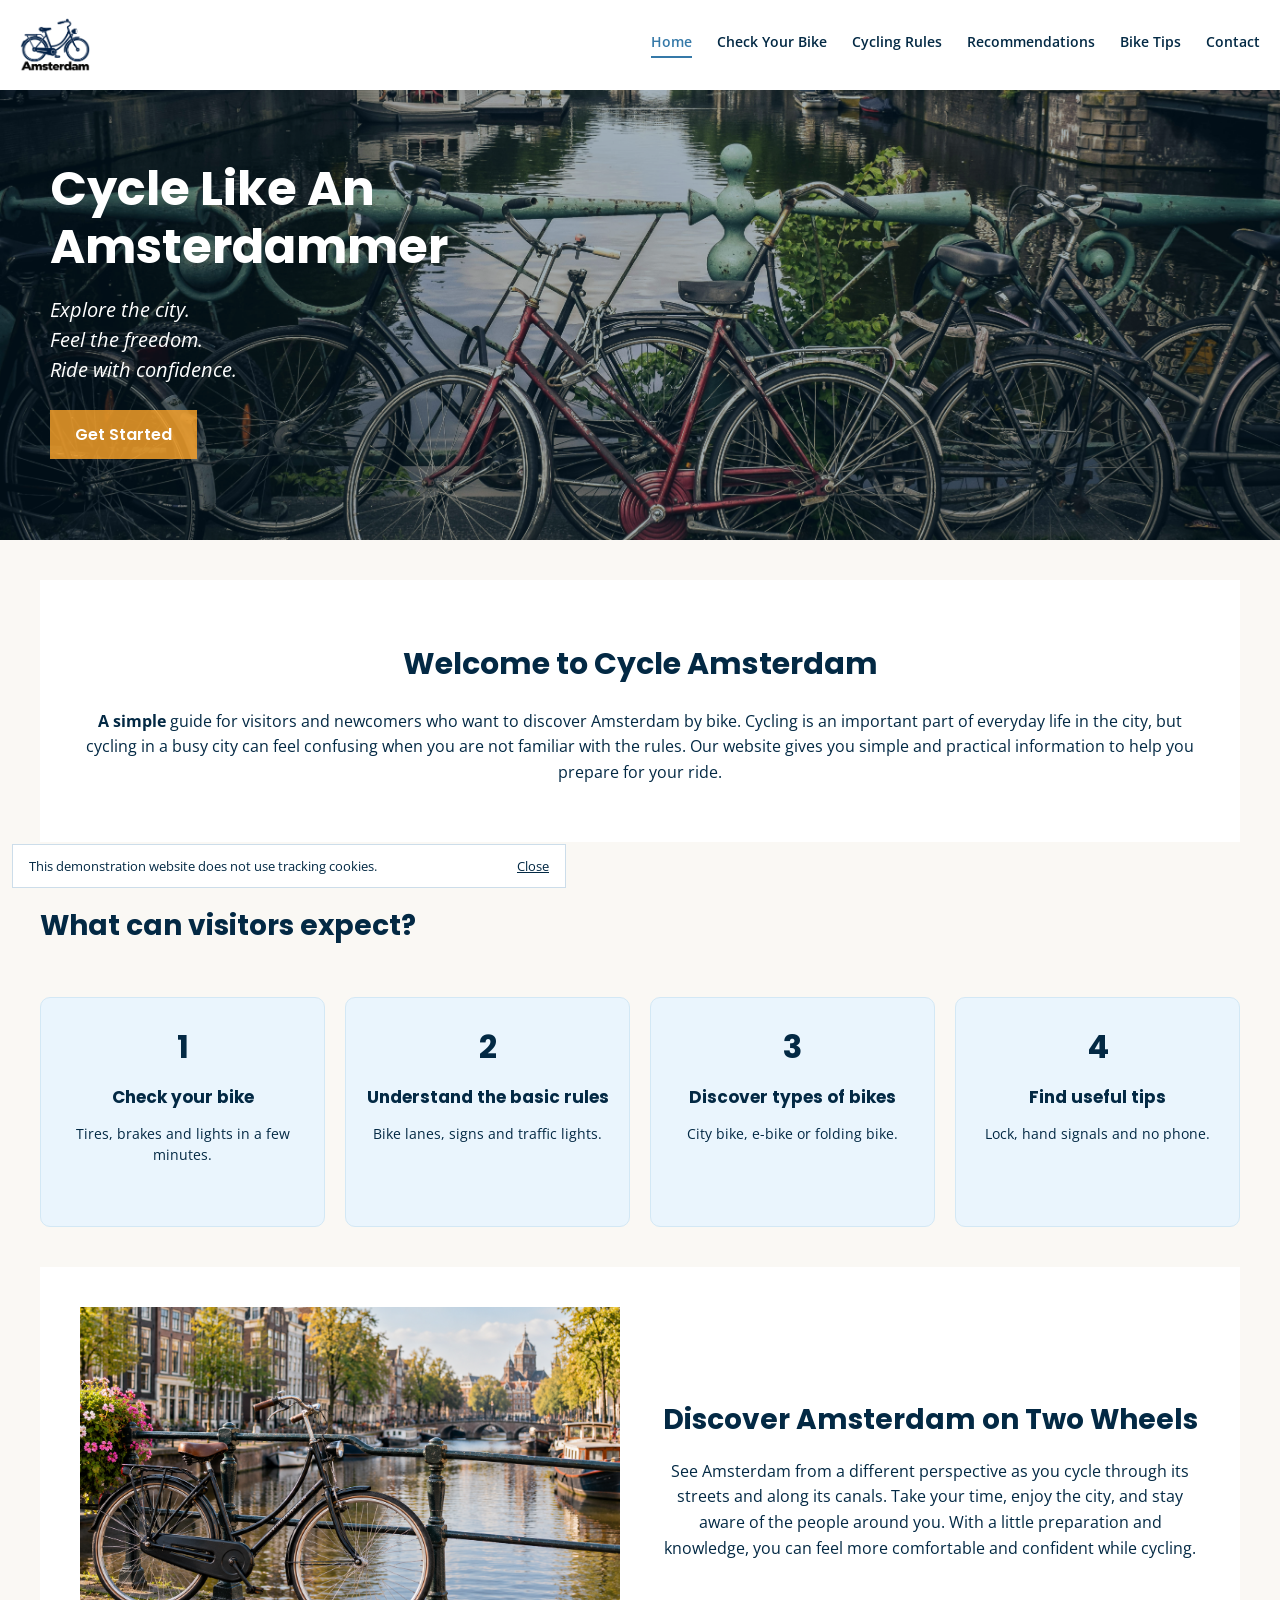
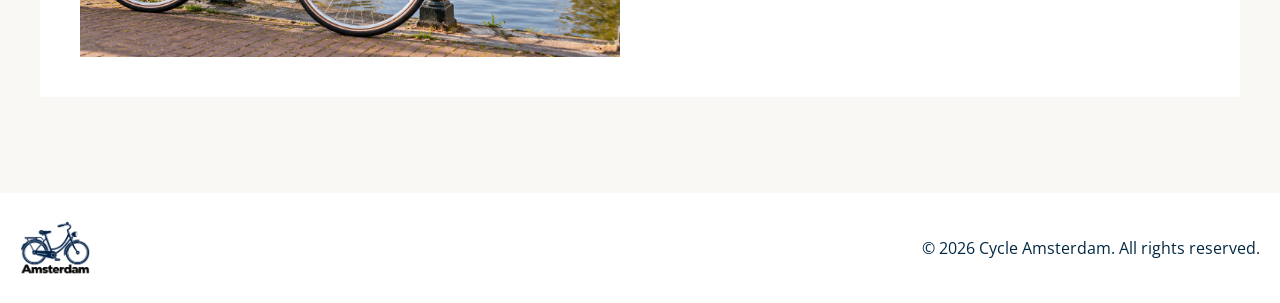
<file: index.html>
<!DOCTYPE html>
<html lang="en">

<head>
	<meta charset="UTF-8">
	<meta name="viewport" content="width=device-width, initial-scale=1.0">

	<title>Home | Cycle Amsterdam</title>

	<meta name="description"
		content="Explore Amsterdam by bicycle with practical tips, safety rules, bike checks and recommendations for visitors and newcomers.">
	<meta name="keywords" content="Amsterdam, cycling, bicycles, safety, travel">
	<meta name="author" content="Marwan Alhatrashi">

	<link rel="icon" type="image/png" href="img/Logo.png">
	<link rel="stylesheet" type="text/css" href="css/style.css">

	<link rel="stylesheet" type="text/css"
		href="https://fonts.googleapis.com/css2?family=Poppins:wght@400;500;600;700&amp;display=swap">

	<link rel="stylesheet" type="text/css"
		href="https://fonts.googleapis.com/css2?family=Open+Sans:wght@400;500;600;700&amp;display=swap">
</head>

<body>

	<header>

		<a id="logo" href="index.html">
			<img src="img/Logo.png" alt="Bicycle logo" title="Cycle Amsterdam">
		</a>

		<nav>
			<a href="index.html" class="active">Home</a>
			<a href="check-your-bike.html">Check Your Bike</a>
			<a href="cycling-rules.html">Cycling Rules</a>
			<a href="recommendations.html">Recommendations</a>
			<a href="bike-tips.html">Bike Tips</a>
			<a href="contact.html">Contact</a>
		</nav>

		<details id="mobile-menu">

			<summary>&#9776;</summary>

			<nav id="mobile-links">
				<a href="index.html" class="active">Home</a>
				<a href="check-your-bike.html">Check Your Bike</a>
				<a href="cycling-rules.html">Cycling Rules</a>
				<a href="recommendations.html">Recommendations</a>
				<a href="bike-tips.html">Bike Tips</a>
				<a href="contact.html">Contact</a>
			</nav>

		</details>

	</header>


	<main>

		<section id="hero">

			<img src="img/home-banner.jpg" alt="Bikes parked along an Amsterdam canal" title="Cycling in Amsterdam">

			<h1>Cycle Like An Amsterdammer</h1>

			<p><em>Explore the city.</em></p>
			<p><em>Feel the freedom.</em></p>
			<p><em>Ride with confidence.</em></p>

			<a href="check-your-bike.html" class="button">
				Get Started
			</a>

		</section>


		<section id="welcome">

			<h2>Welcome to Cycle Amsterdam</h2>

			<p>
				<strong>A simple</strong> guide for visitors and newcomers who want to discover
				Amsterdam by bike. Cycling is an important part of everyday life
				in the city, but cycling in a busy city can feel confusing when
				you are not familiar with the rules. Our website gives you
				simple and practical information to help you prepare
				for your ride.
			</p>

		</section>


		<section id="info">

			<h2>What can visitors expect?</h2>

			<article id="box1">

				<p class="num">1</p>

				<h3>Check your bike</h3>

				<p class="description">
					Tires, brakes and lights in a few minutes.
				</p>

			</article>


			<article id="box2">

				<p class="num">2</p>

				<h3>Understand the basic rules</h3>

				<p class="description">
					Bike lanes, signs and traffic lights.
				</p>

			</article>


			<article id="box3">

				<p class="num">3</p>

				<h3>Discover types of bikes</h3>

				<p class="description">
					City bike, e-bike or folding bike.
				</p>

			</article>


			<article id="box4">

				<p class="num">4</p>

				<h3>Find useful tips</h3>

				<p class="description">
					Lock, hand signals and no phone.
				</p>

			</article>

		</section>


		<figure id="discover">

			<img src="img/home2.png" alt="A bicycle parked near an Amsterdam canal"
				title="Discover Amsterdam on Two Wheels">

			<figcaption>

				<h2>Discover Amsterdam on Two Wheels</h2>

				<p>
					See Amsterdam from a different perspective as you
					cycle through its streets and along its canals.
					Take your time, enjoy the city, and stay aware of
					the people around you. With a little preparation
					and knowledge, you can feel more comfortable and
					confident while cycling.
				</p>

			</figcaption>

		</figure>

	</main>


	<aside id="cookie-message">

		<a href="#cookie-message">Close</a>

		<p>
			This demonstration website does not use tracking cookies.
		</p>

	</aside>


	<footer>

		<img src="img/Logo.png" alt="Cycle Amsterdam logo" title="Cycle Amsterdam">

		<p>
			&copy; 2026 Cycle Amsterdam. All rights reserved.
		</p>

	</footer>

</body>

</html>
</file>
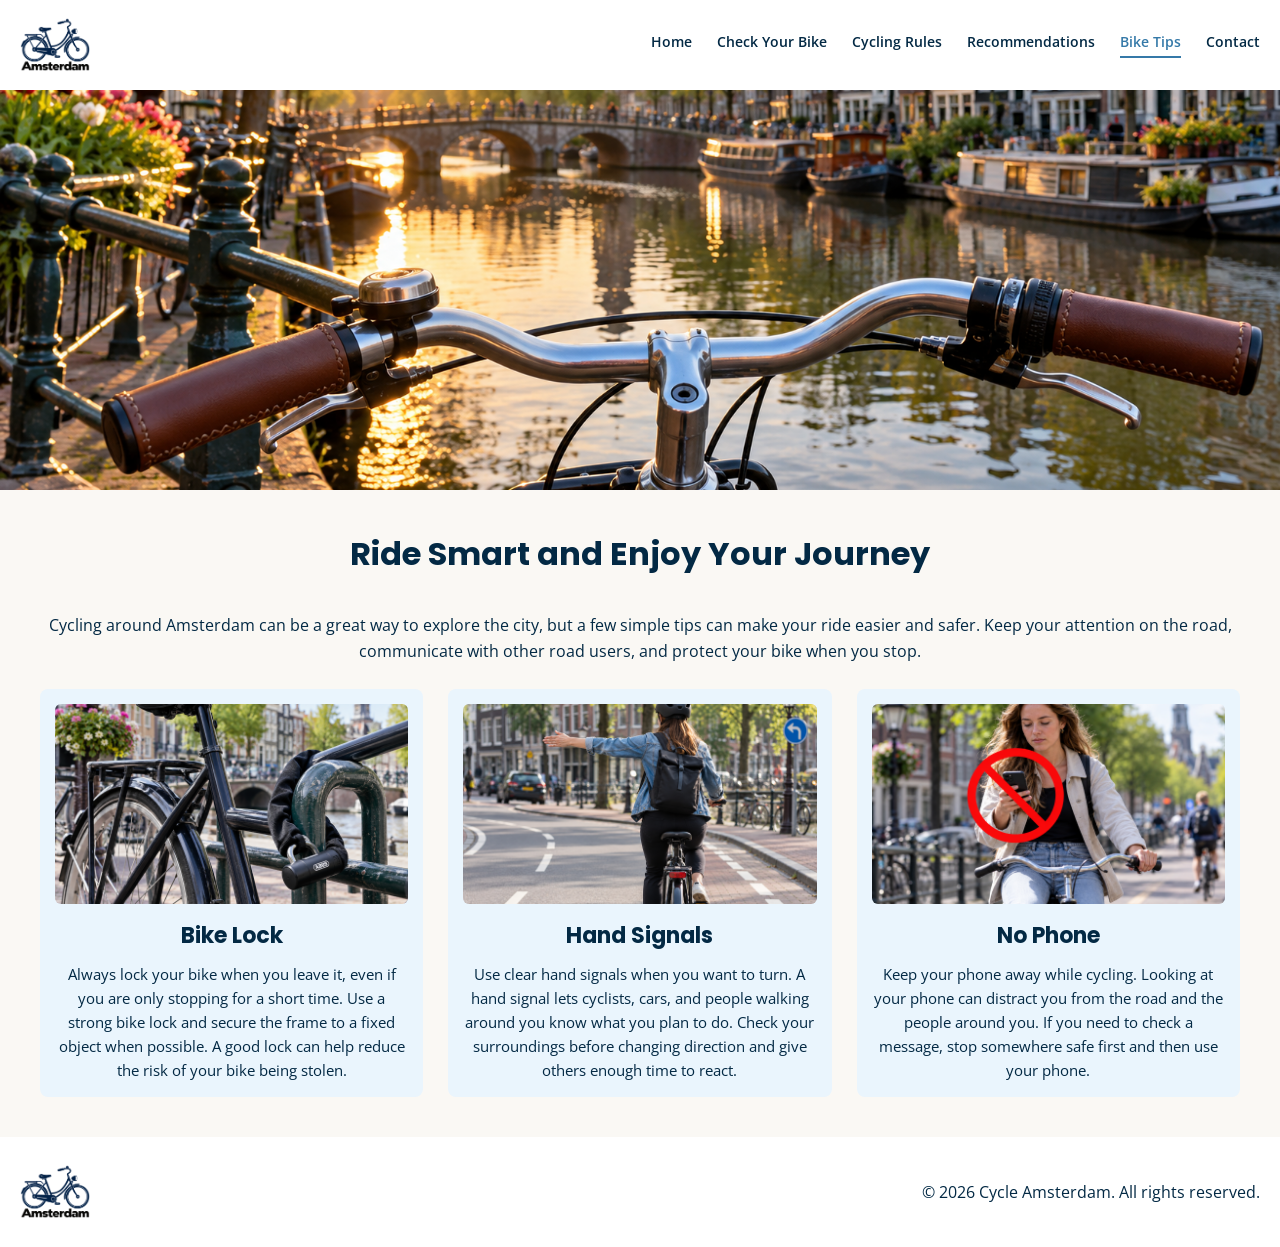
<file: bike-tips.html>
<!DOCTYPE html>
<html lang="en">

<head>
	<meta charset="UTF-8">
	<meta name="viewport" content="width=device-width, initial-scale=1.0">

	<title>Bike Tips | Cycle Amsterdam</title>

	<meta name="description"
		content="Explore simple cycling tips for Amsterdam, including secure bike locks, hand signals and avoiding phone distractions.">
	<meta name="keywords" content="Amsterdam, cycling, bicycles, safety, travel">
	<meta name="author" content="Marwan Alhatrashi">

	<link rel="icon" type="image/png" href="img/Logo.png">
	<link rel="stylesheet" type="text/css" href="css/style.css">

	<link rel="stylesheet" type="text/css"
		href="https://fonts.googleapis.com/css2?family=Poppins:wght@400;500;600;700&amp;display=swap">

	<link rel="stylesheet" type="text/css"
		href="https://fonts.googleapis.com/css2?family=Open+Sans:wght@400;500;600;700&amp;display=swap">
</head>

<body>

	<header>

		<a id="logo" href="index.html">
			<img src="img/Logo.png" alt="Bicycle logo" title="Cycle Amsterdam">
		</a>

		<nav>
			<a href="index.html">Home</a>
			<a href="check-your-bike.html">Check Your Bike</a>
			<a href="cycling-rules.html">Cycling Rules</a>
			<a href="recommendations.html">Recommendations</a>
			<a href="bike-tips.html" class="active">Bike Tips</a>
			<a href="contact.html">Contact</a>
		</nav>

		<details id="mobile-menu">

			<summary>&#9776;</summary>

			<nav id="mobile-links">
				<a href="index.html">Home</a>
				<a href="check-your-bike.html">Check Your Bike</a>
				<a href="cycling-rules.html">Cycling Rules</a>
				<a href="recommendations.html">Recommendations</a>
				<a href="bike-tips.html" class="active">Bike Tips</a>
				<a href="contact.html">Contact</a>
			</nav>

		</details>

	</header>


	<main>

		<img id="tips-banner" src="img/Bike-Tips.png" alt="Bicycle handlebars overlooking an Amsterdam canal"
			title="Bike Tips">


		<section id="tips-intro">

			<h1>Ride Smart and Enjoy Your Journey</h1>

			<p>
				Cycling around Amsterdam can be a great way to explore
				the city, but a few simple tips can make your ride
				easier and safer. Keep your attention on the road,
				communicate with other road users, and protect your
				bike when you stop.
			</p>


			<article id="bike-lock">

				<img src="img/lock.png" alt="A bicycle secured with a lock" title="Bike Lock">

				<h2>Bike Lock</h2>

				<p>
					Always lock your bike when you leave it, even if
					you are only stopping for a short time.
					Use a strong bike lock and secure the frame
					to a fixed object when possible.
					A good lock can help reduce the risk of your
					bike being stolen.
				</p>

			</article>


			<article id="hand-signals">

				<img src="img/hand-signal.png" alt="A cyclist using a hand signal" title="Hand Signals">

				<h2>Hand Signals</h2>

				<p>
					Use clear hand signals when you want to turn.
					A hand signal lets cyclists, cars, and people
					walking around you know what you plan to do.
					Check your surroundings before changing direction
					and give others enough time to react.
				</p>

			</article>


			<article id="no-phone">

				<img src="img/no-phone.png" alt="A sign showing no phone use while cycling" title="No Phone">

				<h2>No Phone</h2>

				<p>
					Keep your phone away while cycling.
					Looking at your phone can distract you from
					the road and the people around you.
					If you need to check a message, stop somewhere
					safe first and then use your phone.
				</p>

			</article>

		</section>

	</main>


	<footer>

		<img src="img/Logo.png" alt="Cycle Amsterdam logo" title="Cycle Amsterdam">

		<p>
			&copy; 2026 Cycle Amsterdam. All rights reserved.
		</p>

	</footer>

</body>

</html>
</file>
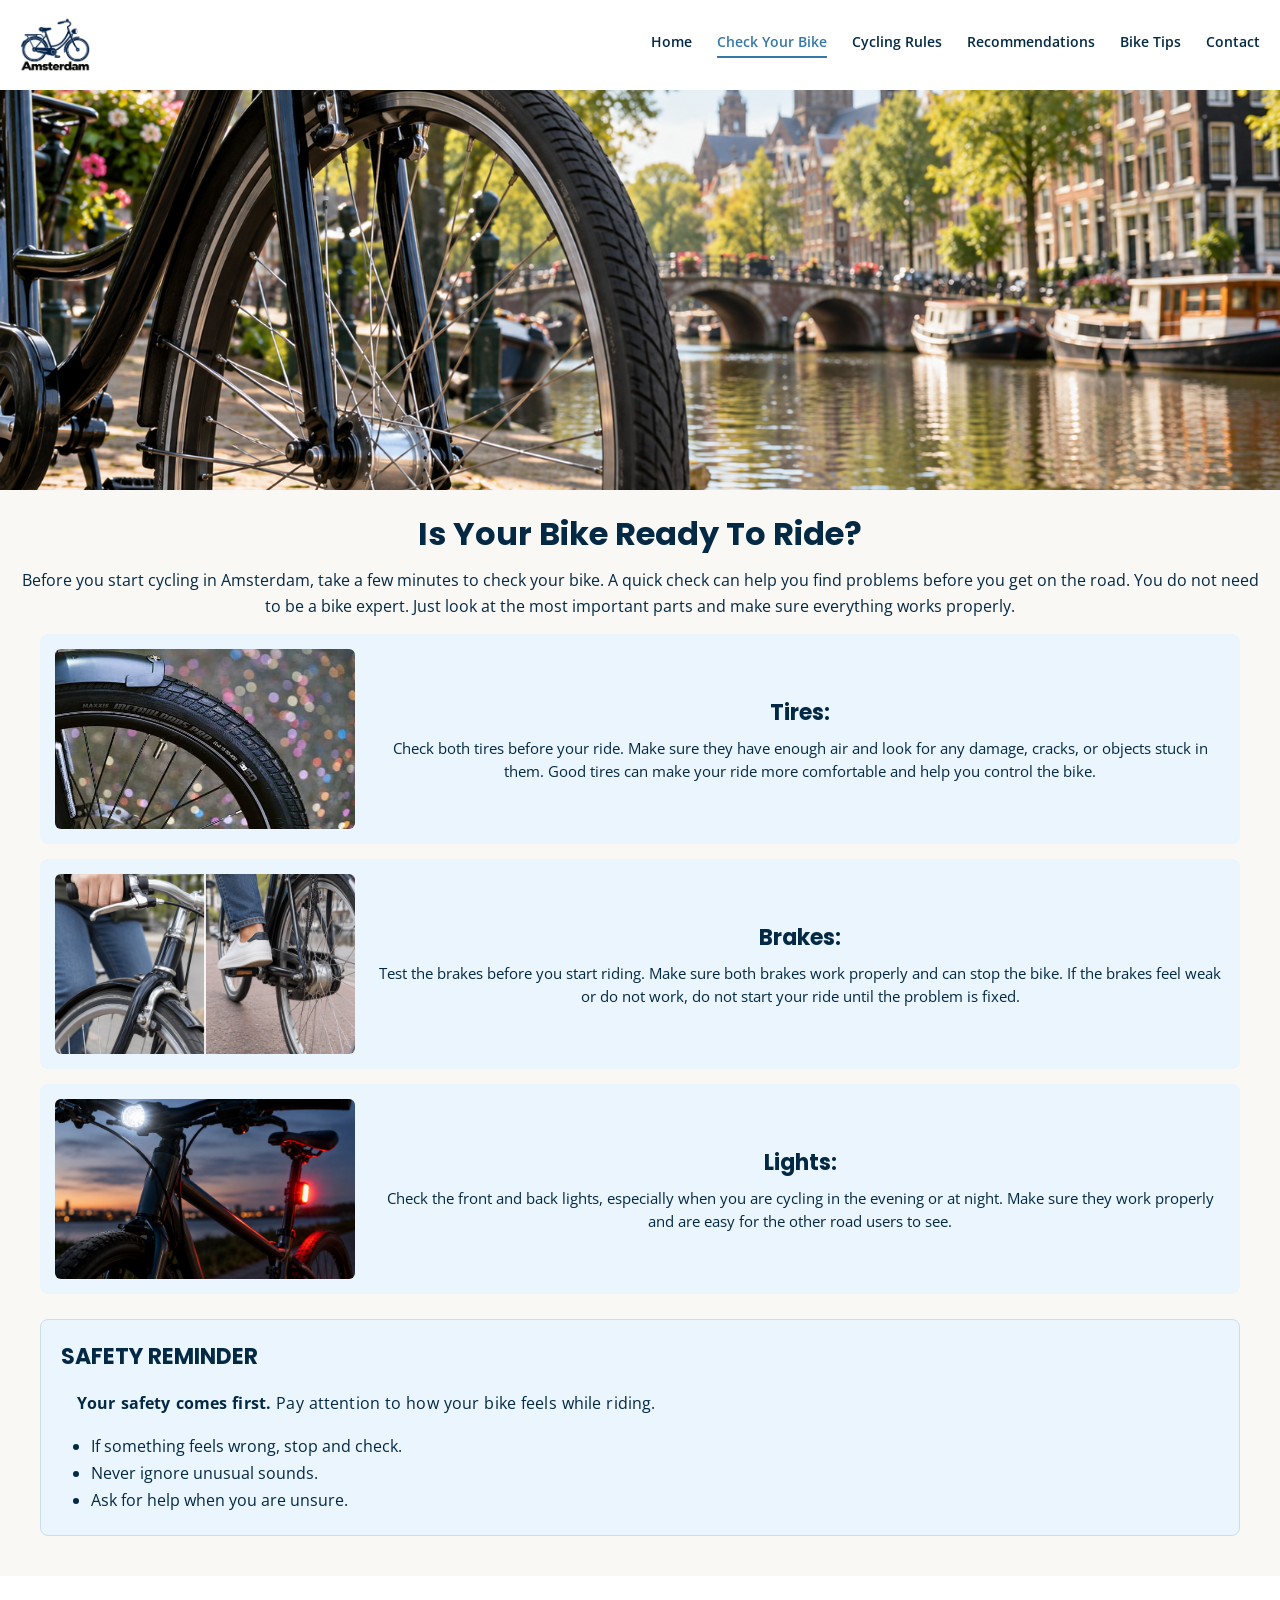
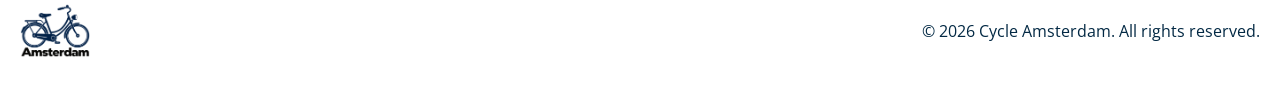
<file: check-your-bike.html>
<!DOCTYPE html>
<html lang="en">

<head>
	<meta charset="UTF-8">
	<meta name="viewport" content="width=device-width, initial-scale=1.0">

	<title>Check Your Bike | Cycle Amsterdam</title>

	<meta name="description"
		content="Check your bicycle tires, brakes and lights before cycling in Amsterdam with this simple beginner-friendly guide.">
	<meta name="keywords" content="Amsterdam, cycling, bicycles, safety, travel">
	<meta name="author" content="Marwan Alhatrashi">

	<link rel="icon" type="image/png" href="img/Logo.png">
	<link rel="stylesheet" type="text/css" href="css/style.css">

	<link rel="stylesheet" type="text/css"
		href="https://fonts.googleapis.com/css2?family=Poppins:wght@400;500;600;700&amp;display=swap">

	<link rel="stylesheet" type="text/css"
		href="https://fonts.googleapis.com/css2?family=Open+Sans:wght@400;500;600;700&amp;display=swap">
</head>

<body>

	<header>

		<a id="logo" href="index.html">
			<img src="img/Logo.png" alt="Bicycle logo" title="Cycle Amsterdam">
		</a>

		<nav>
			<a href="index.html">Home</a>
			<a href="check-your-bike.html" class="active">Check Your Bike</a>
			<a href="cycling-rules.html">Cycling Rules</a>
			<a href="recommendations.html">Recommendations</a>
			<a href="bike-tips.html">Bike Tips</a>
			<a href="contact.html">Contact</a>
		</nav>

		<details id="mobile-menu">

			<summary>&#9776;</summary>

			<nav id="mobile-links">
				<a href="index.html">Home</a>
				<a href="check-your-bike.html" class="active">Check Your Bike</a>
				<a href="cycling-rules.html">Cycling Rules</a>
				<a href="recommendations.html">Recommendations</a>
				<a href="bike-tips.html">Bike Tips</a>
				<a href="contact.html">Contact</a>
			</nav>

		</details>

	</header>


	<main>

		<section id="intro">

			<img src="img/Check-Your-Bike.png" alt="A bicycle in Amsterdam" title="Check Your Bike">

			<h1>Is Your Bike Ready To Ride?</h1>

			<p>
				Before you start cycling in Amsterdam, take a few minutes
				to check your bike. A quick check can help you find problems
				before you get on the road. You do not need to be a bike
				expert. Just look at the most important parts and make sure
				everything works properly.
			</p>

		</section>


		<article id="tires">

			<img src="img/tires.jpeg" alt="Bicycle tire" title="Check Your Tires">

			<h2>Tires:</h2>

			<p>
				Check both tires before your ride. Make sure they have
				enough air and look for any damage, cracks, or objects
				stuck in them. Good tires can make your ride more
				comfortable and help you control the bike.
			</p>

		</article>


		<article id="brakes">

			<img src="img/brakes.png" alt="Bicycle hand and foot brakes" title="Check Your Brakes">

			<h2>Brakes:</h2>

			<p>
				Test the brakes before you start riding. Make sure both
				brakes work properly and can stop the bike. If the brakes
				feel weak or do not work, do not start your ride until
				the problem is fixed.
			</p>

		</article>


		<article id="lights">

			<img src="img/lights.png" alt="Bicycle front and rear lights" title="Check Your Lights">

			<h2>Lights:</h2>

			<p>
				Check the front and back lights, especially when you are
				cycling in the evening or at night. Make sure they work
				properly and are easy for the other road users to see.
			</p>

		</article>


		<aside id="safety-note">

			<h2>Safety Reminder</h2>

			<p>
				<strong>Your safety comes first.</strong>
				Pay attention to how your bike feels while riding.
			</p>

			<ul>
				<li>If something feels wrong, stop and check.</li>
				<li>Never ignore unusual sounds.</li>
				<li>Ask for help when you are unsure.</li>
			</ul>

		</aside>

	</main>


	<footer>

		<img src="img/Logo.png" alt="Cycle Amsterdam logo" title="Cycle Amsterdam">

		<p>
			&copy; 2026 Cycle Amsterdam. All rights reserved.
		</p>

	</footer>

</body>

</html>
</file>
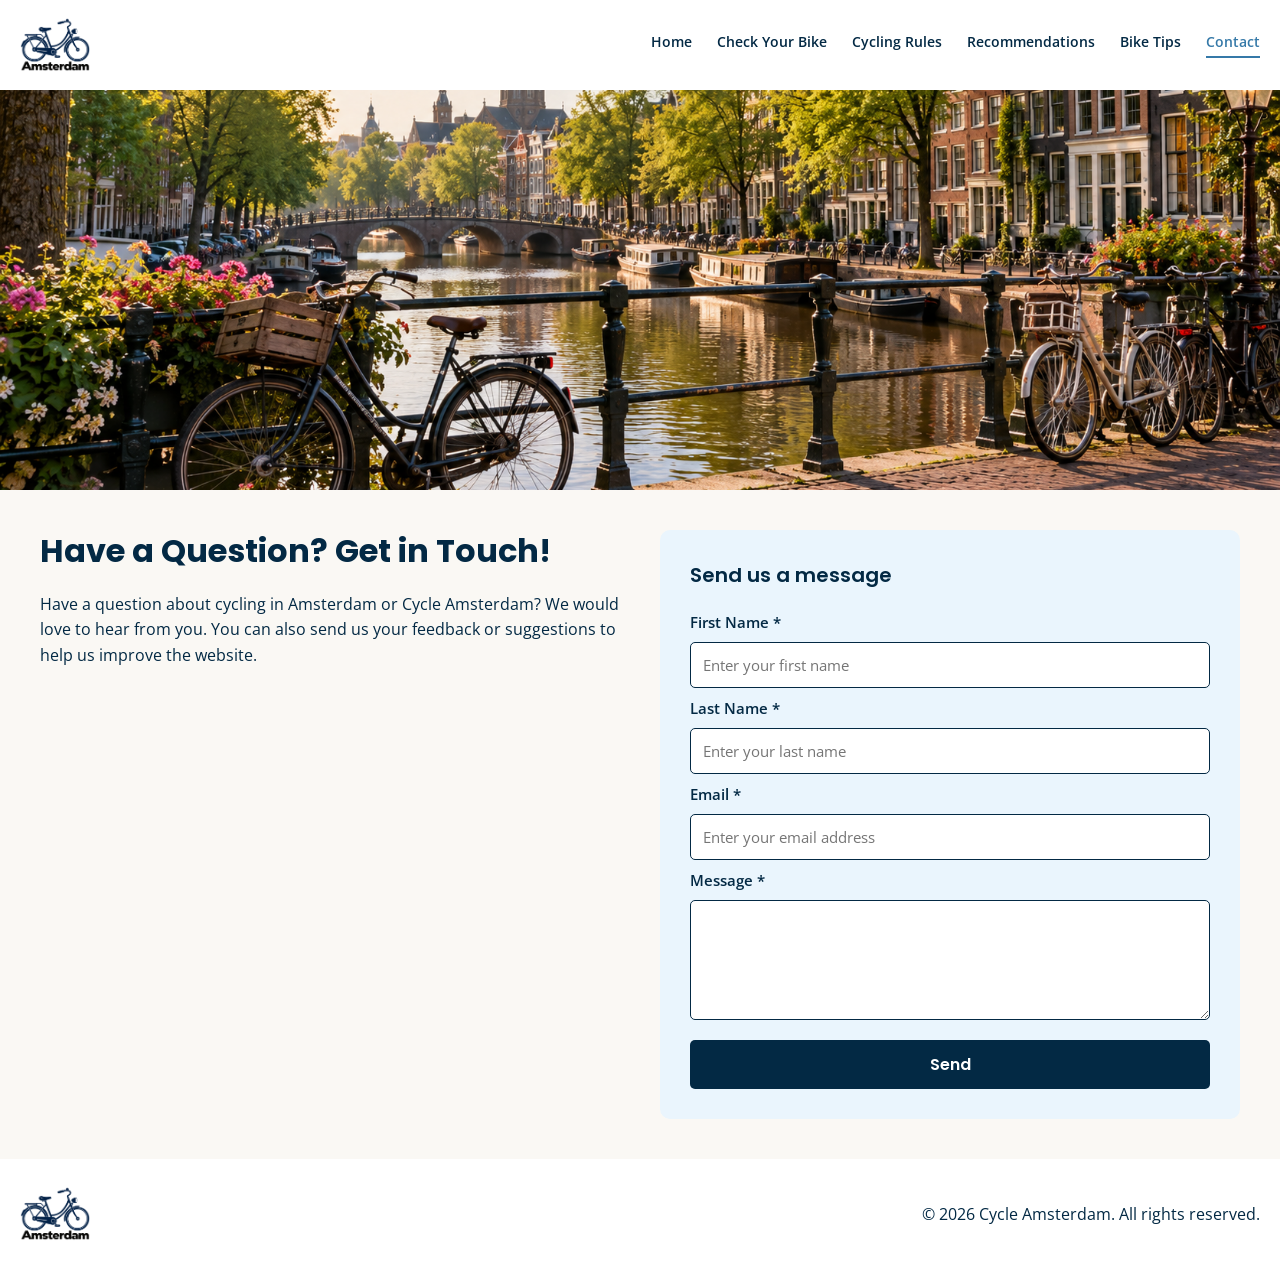
<file: contact.html>
<!DOCTYPE html>
<html lang="en">

<head>
	<meta charset="UTF-8">
	<meta name="viewport" content="width=device-width, initial-scale=1.0">

	<title>Contact | Cycle Amsterdam</title>

	<meta name="description"
		content="Contact Cycle Amsterdam to ask questions or share suggestions about cycling in Amsterdam and our beginner guide.">
	<meta name="keywords" content="Amsterdam, cycling, bicycles, safety, travel">
	<meta name="author" content="Marwan Alhatrashi">

	<link rel="icon" type="image/png" href="img/Logo.png">
	<link rel="stylesheet" type="text/css" href="css/style.css">

	<link rel="stylesheet" type="text/css"
		href="https://fonts.googleapis.com/css2?family=Poppins:wght@400;500;600;700&amp;display=swap">

	<link rel="stylesheet" type="text/css"
		href="https://fonts.googleapis.com/css2?family=Open+Sans:wght@400;500;600;700&amp;display=swap">
</head>

<body>

	<header>

		<a id="logo" href="index.html">
			<img src="img/Logo.png" alt="Bicycle logo" title="Cycle Amsterdam">
		</a>

		<nav>
			<a href="index.html">Home</a>
			<a href="check-your-bike.html">Check Your Bike</a>
			<a href="cycling-rules.html">Cycling Rules</a>
			<a href="recommendations.html">Recommendations</a>
			<a href="bike-tips.html">Bike Tips</a>
			<a href="contact.html" class="active">Contact</a>
		</nav>

		<details id="mobile-menu">

			<summary>&#9776;</summary>

			<nav id="mobile-links">
				<a href="index.html">Home</a>
				<a href="check-your-bike.html">Check Your Bike</a>
				<a href="cycling-rules.html">Cycling Rules</a>
				<a href="recommendations.html">Recommendations</a>
				<a href="bike-tips.html">Bike Tips</a>
				<a href="contact.html" class="active">Contact</a>
			</nav>

		</details>

	</header>


	<main>

		<img id="contact-banner" src="img/Contact.png" alt="Amsterdam canal with bicycles"
			title="Contact Cycle Amsterdam">


		<section id="contact-section">

			<h1>Have a Question? Get in Touch!</h1>

			<p>
				Have a question about cycling in Amsterdam
				or Cycle Amsterdam? We would love to hear
				from you. You can also send us your feedback
				or suggestions to help us improve the website.
			</p>


			<form id="contact-form" action="contact.html#thank-you">

				<h2>Send us a message</h2>

				<label for="first-name">First Name *</label>

				<input type="text" id="first-name" name="first-name" placeholder="Enter your first name" required>

				<label for="last-name">Last Name *</label>

				<input type="text" id="last-name" name="last-name" placeholder="Enter your last name" required>

				<label for="email">Email *</label>

				<input type="email" id="email" name="email" placeholder="Enter your email address" required>

				<label for="message">Message *</label>

				<textarea id="message" name="message" required></textarea>

				<input type="submit" value="Send" class="send-button">

			</form>

		</section>


		<aside id="thank-you">

			<article class="popup">

				<h2>Thank You!</h2>

				<p>
					Your message has been sent successfully.
					We will get back to you as soon as possible.
				</p>

				<a href="contact.html#contact-section" class="close-button">
					Close
				</a>

			</article>

		</aside>

	</main>


	<footer>

		<img src="img/Logo.png" alt="Cycle Amsterdam logo" title="Cycle Amsterdam">

		<p>
			&copy; 2026 Cycle Amsterdam. All rights reserved.
		</p>

	</footer>

</body>

</html>
</file>
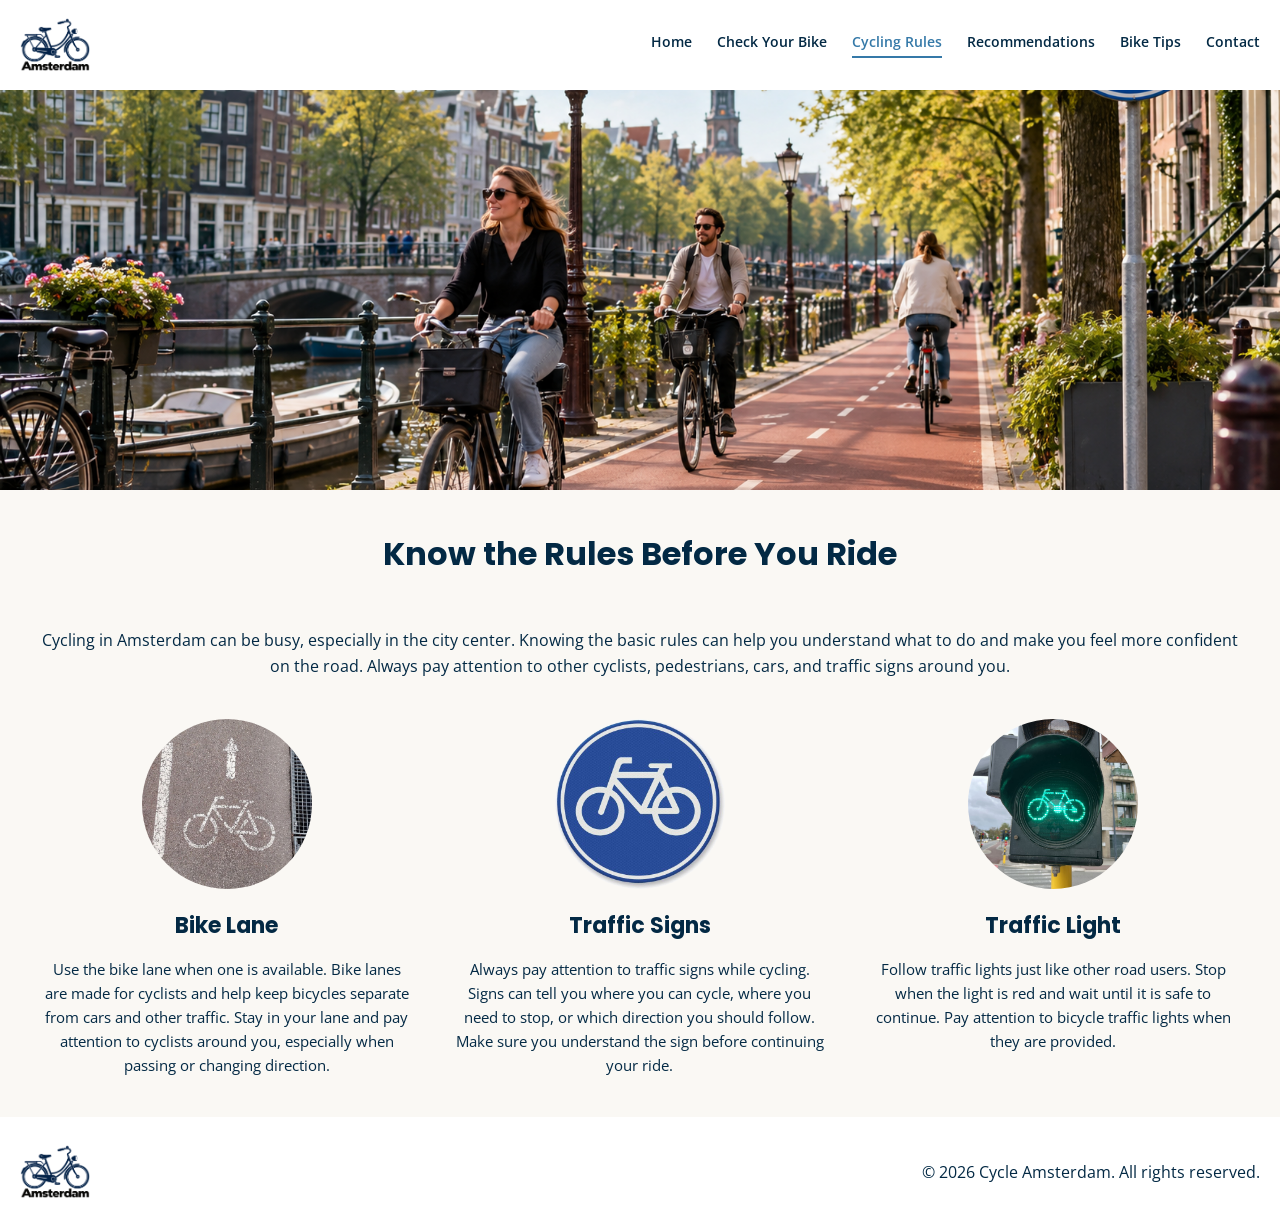
<file: cycling-rules.html>
<!DOCTYPE html>
<html lang="en">

<head>
	<meta charset="UTF-8">
	<meta name="viewport" content="width=device-width, initial-scale=1.0">

	<title>Cycling Rules | Cycle Amsterdam</title>

	<meta name="description"
		content="Learn essential cycling rules for Amsterdam, including bicycle lanes, traffic signs, and lights for safer riding.">
	<meta name="keywords" content="Amsterdam, cycling, bicycles, safety, travel">
	<meta name="author" content="Marwan Alhatrashi">

	<link rel="icon" type="image/png" href="img/Logo.png">
	<link rel="stylesheet" type="text/css" href="css/style.css">

	<link rel="stylesheet" type="text/css"
		href="https://fonts.googleapis.com/css2?family=Poppins:wght@400;500;600;700&amp;display=swap">

	<link rel="stylesheet" type="text/css"
		href="https://fonts.googleapis.com/css2?family=Open+Sans:wght@400;500;600;700&amp;display=swap">
</head>

<body>

	<header>

		<a id="logo" href="index.html">
			<img src="img/Logo.png" alt="Bicycle logo" title="Cycle Amsterdam">
		</a>

		<nav>
			<a href="index.html">Home</a>
			<a href="check-your-bike.html">Check Your Bike</a>
			<a href="cycling-rules.html" class="active">Cycling Rules</a>
			<a href="recommendations.html">Recommendations</a>
			<a href="bike-tips.html">Bike Tips</a>
			<a href="contact.html">Contact</a>
		</nav>

		<details id="mobile-menu">

			<summary>&#9776;</summary>

			<nav id="mobile-links">
				<a href="index.html">Home</a>
				<a href="check-your-bike.html">Check Your Bike</a>
				<a href="cycling-rules.html" class="active">Cycling Rules</a>
				<a href="recommendations.html">Recommendations</a>
				<a href="bike-tips.html">Bike Tips</a>
				<a href="contact.html">Contact</a>
			</nav>

		</details>

	</header>


	<main>

		<img id="rules-banner" src="img/Cycling-Rules.png" alt="A bicycle lane in Amsterdam"
			title="Cycling Rules in Amsterdam">


		<section id="rules-intro">

			<h1>Know the Rules Before You Ride</h1>

			<p>
				Cycling in Amsterdam can be busy, especially in the city center.
				Knowing the basic rules can help you understand what to do
				and make you feel more confident on the road.
				Always pay attention to other cyclists, pedestrians, cars,
				and traffic signs around you.
			</p>


			<article id="bike-lane">

				<img src="img/Bike-lane.jpeg" alt="Bicycle lane on a road" title="Bike Lane">

				<h2>Bike Lane</h2>

				<p>
					Use the bike lane when one is available.
					Bike lanes are made for cyclists and help
					keep bicycles separate from cars and other
					traffic. Stay in your lane and pay attention
					to cyclists around you, especially when
					passing or changing direction.
				</p>

			</article>


			<article id="traffic-signs">

				<img src="img/bike-sign.jpeg" alt="Blue bicycle traffic sign" title="Traffic Signs">

				<h2>Traffic Signs</h2>

				<p>
					Always pay attention to traffic signs
					while cycling. Signs can tell you where
					you can cycle, where you need to stop,
					or which direction you should follow.
					Make sure you understand the sign before
					continuing your ride.
				</p>

			</article>


			<article id="traffic-light">

				<img src="img/traffic-light.jpeg" alt="Traffic light for cyclists" title="Traffic Light">

				<h2>Traffic Light</h2>

				<p>
					Follow traffic lights just like other road
					users. Stop when the light is red and wait
					until it is safe to continue. Pay attention
					to bicycle traffic lights when they are provided.
				</p>

			</article>

		</section>

	</main>


	<footer>

		<img src="img/Logo.png" alt="Cycle Amsterdam logo" title="Cycle Amsterdam">

		<p>
			&copy; 2026 Cycle Amsterdam. All rights reserved.
		</p>

	</footer>

</body>

</html>
</file>
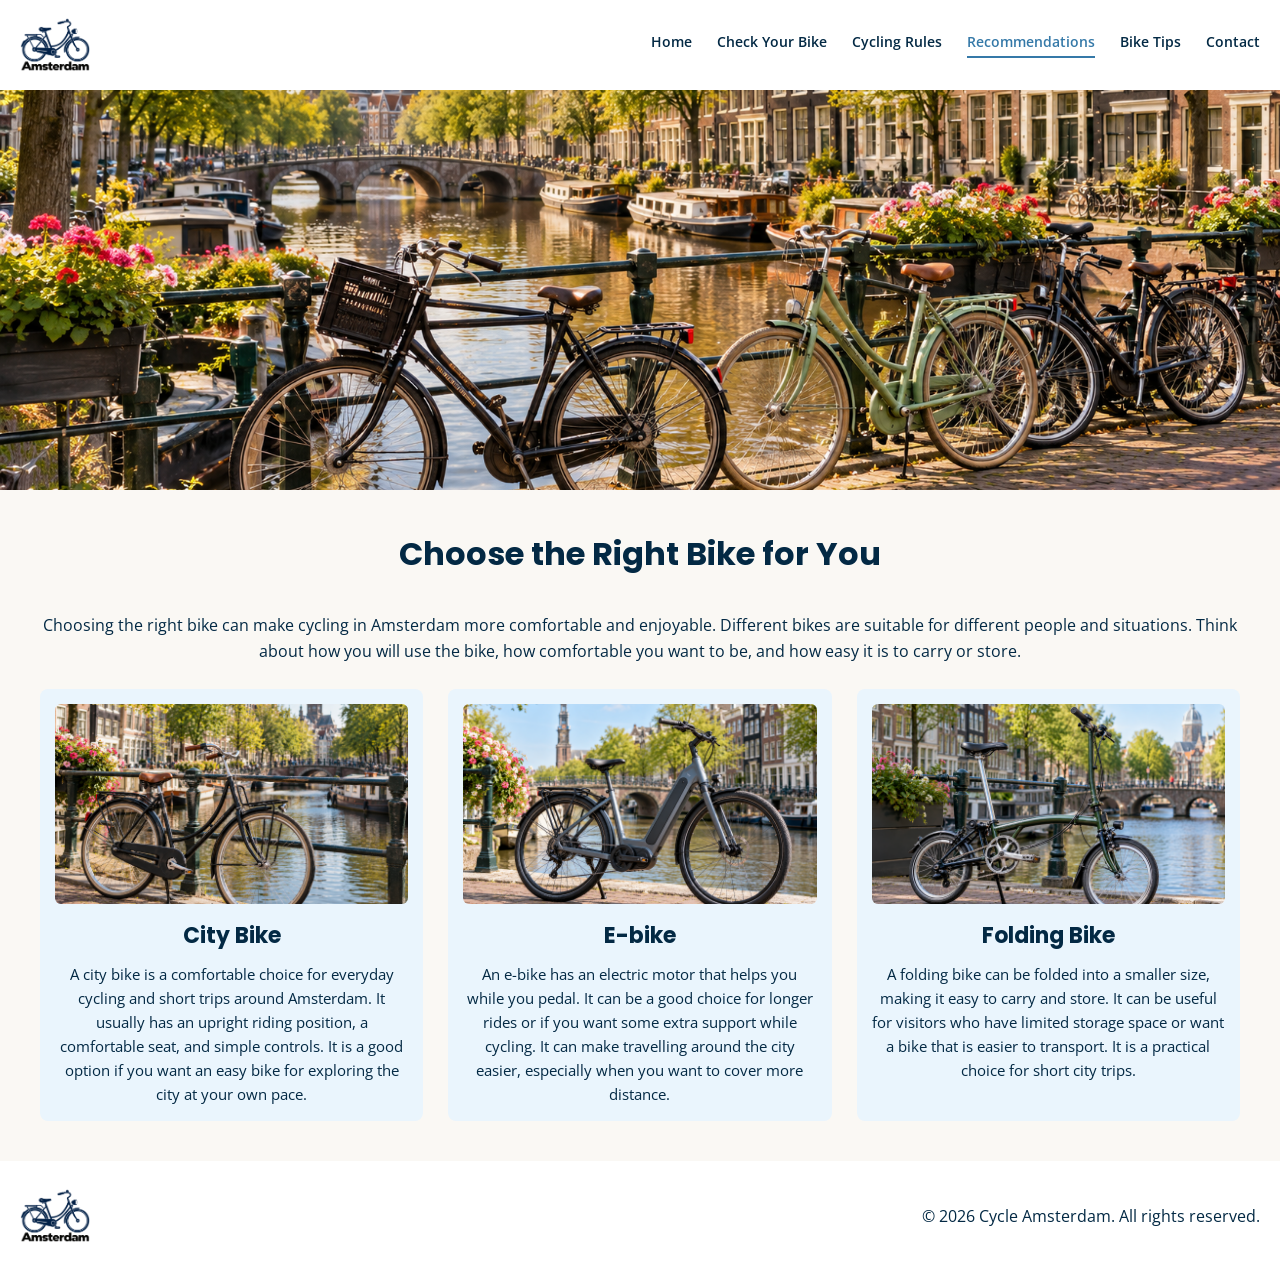
<file: recommendations.html>
<!DOCTYPE html>
<html lang="en">

<head>
	<meta charset="UTF-8">
	<meta name="viewport" content="width=device-width, initial-scale=1.0">

	<title>Recommendations | Cycle Amsterdam</title>

	<meta name="description"
		content="Compare city bikes, electric bikes and folding bikes to choose a suitable bicycle for exploring Amsterdam.">
	<meta name="keywords" content="Amsterdam, cycling, bicycles, safety, travel">
	<meta name="author" content="Marwan Alhatrashi">

	<link rel="icon" type="image/png" href="img/Logo.png">
	<link rel="stylesheet" type="text/css" href="css/style.css">

	<link rel="stylesheet" type="text/css"
		href="https://fonts.googleapis.com/css2?family=Poppins:wght@400;500;600;700&amp;display=swap">

	<link rel="stylesheet" type="text/css"
		href="https://fonts.googleapis.com/css2?family=Open+Sans:wght@400;500;600;700&amp;display=swap">
</head>

<body>

	<header>

		<a id="logo" href="index.html">
			<img src="img/Logo.png" alt="Bicycle logo" title="Cycle Amsterdam">
		</a>

		<nav>
			<a href="index.html">Home</a>
			<a href="check-your-bike.html">Check Your Bike</a>
			<a href="cycling-rules.html">Cycling Rules</a>
			<a href="recommendations.html" class="active">Recommendations</a>
			<a href="bike-tips.html">Bike Tips</a>
			<a href="contact.html">Contact</a>
		</nav>

		<details id="mobile-menu">

			<summary>&#9776;</summary>

			<nav id="mobile-links">
				<a href="index.html">Home</a>
				<a href="check-your-bike.html">Check Your Bike</a>
				<a href="cycling-rules.html">Cycling Rules</a>
				<a href="recommendations.html" class="active">Recommendations</a>
				<a href="bike-tips.html">Bike Tips</a>
				<a href="contact.html">Contact</a>
			</nav>

		</details>

	</header>


	<main>

		<img id="recommendations-banner" src="img/Recommendations.png" alt="Bicycles parked along a canal in Amsterdam"
			title="Bike Recommendations">


		<section id="recommendations-intro">

			<h1>Choose the Right Bike for You</h1>

			<p>
				Choosing the right bike can make cycling in Amsterdam
				more comfortable and enjoyable. Different bikes are
				suitable for different people and situations.
				Think about how you will use the bike, how comfortable
				you want to be, and how easy it is to carry or store.
			</p>


			<article id="city-bike">

				<img src="img/city-bike.png" alt="A traditional city bicycle" title="City Bike">

				<h2>City Bike</h2>

				<p>
					A city bike is a comfortable choice for everyday
					cycling and short trips around Amsterdam.
					It usually has an upright riding position,
					a comfortable seat, and simple controls.
					It is a good option if you want an easy bike
					for exploring the city at your own pace.
				</p>

			</article>


			<article id="e-bike">

				<img src="img/e-bike.png" alt="An electric bicycle" title="E-bike">

				<h2>E-bike</h2>

				<p>
					An e-bike has an electric motor that helps you
					while you pedal. It can be a good choice for
					longer rides or if you want some extra support
					while cycling. It can make travelling around
					the city easier, especially when you want to
					cover more distance.
				</p>

			</article>


			<article id="folding-bike">

				<img src="img/folding-bike.png" alt="A folding bicycle" title="Folding Bike">

				<h2>Folding Bike</h2>

				<p>
					A folding bike can be folded into a smaller size,
					making it easy to carry and store.
					It can be useful for visitors who have limited
					storage space or want a bike that is easier
					to transport. It is a practical choice for
					short city trips.
				</p>

			</article>

		</section>

	</main>


	<footer>

		<img src="img/Logo.png" alt="Cycle Amsterdam logo" title="Cycle Amsterdam">

		<p>
			&copy; 2026 Cycle Amsterdam. All rights reserved.
		</p>

	</footer>

</body>

</html>
</file>
<file: css/style.css>
/* General Styles */

body {
    background-color: #FAF8F4;
    margin: 0;
    padding: 0;
    color: #032944;
    font-family: 'Open Sans', sans-serif;
}

header {
    display: flex;
    justify-content: space-between;
    align-items: center;
    background-color: white;
    padding: 10px 20px;
    margin: 0;
    position: relative;
}

#logo {
    display: flex;
    align-items: center;
    text-decoration: none;
}

#logo img {
    width: 70px;
    height: 70px;
    object-fit: contain;
}

nav {
    display: flex;
    gap: 25px;
}

nav a {
    text-decoration: none;
    color: #032944;
    font-family: 'Open Sans', sans-serif;
    font-size: 14px;
    font-weight: 600;
}

nav a:hover {
    color: #3579A8;
}

nav a.active,
#mobile-links a.active {
    color: #3579A8;
    border-bottom: 2px solid #3579A8;
    padding-bottom: 5px;
}

nav a:active {
    color: #3579A8;
}

#mobile-menu {
    display: none;
}


/* Home Page */

#hero {
    position: relative;
    height: 450px;
    padding: 0;
    background-color: #032944;
    color: white;
    margin-top: 0;
}

#hero img {
    position: absolute;
    top: 0;
    left: 0;
    width: 100%;
    height: 100%;
    object-fit: cover;
    object-position: center 79%;
    opacity: 0.65;
}

#hero h1 {
    position: relative;
    padding-top: 70px;
    padding-left: 50px;
    margin: 0;
    color: white;
    text-align: left;
    font-family: 'Poppins', sans-serif;
    font-weight: 700;
    font-size: 48px;
    line-height: 120%;
    max-width: 550px;
}

#hero p {
    position: relative;
    padding-left: 50px;
    color: white;
    text-align: left;
    font-family: 'Open Sans', sans-serif;
    font-size: 20px;
    font-weight: 400;
    line-height: 150%;
    margin: 0;
}

#hero p:first-of-type {
    margin-top: 20px;
}

.button {
    position: relative;
    display: inline-block;
    background-color: #FFA629CC;
    color: white;
    text-decoration: none;
    padding: 12px 25px;
    margin-left: 50px;
    margin-top: 25px;
    font-family: 'Poppins', sans-serif;
    font-size: 16px;
    font-weight: 600;
}

.button:hover {
    background-color: #032944;
}

#welcome {
    background-color: white;
    margin: 40px;
    padding: 40px;
}

#welcome h2 {
    color: #032944;
    text-align: center;
    font-family: 'Poppins', sans-serif;
    font-weight: 700;
    font-size: 1.875em;
    line-height: 130%;
}

#welcome p {
    color: #032944;
    text-align: center;
    font-family: 'Open Sans', sans-serif;
    font-weight: 400;
    font-size: 16px;
    line-height: 160%;
}

#welcome p::first-letter {
    font-weight: 700;
}

#info {
    display: grid;
    grid-template-columns: 1fr 1fr 1fr 1fr;
    gap: 20px;
    margin: 40px;
}

#info h2 {
    grid-column: 1 / 5;
    color: #032944;
    text-align: left;
    font-family: 'Poppins', sans-serif;
    font-size: 28px;
    font-weight: 700;
    margin-bottom: 30px;
}

#box1,
#box2,
#box3,
#box4 {
    background-color: #EAF5FD;
    padding: 25px 20px;
    min-height: 230px;
    box-sizing: border-box;
    text-align: center;
    border-radius: 10px;
}

#info>article {
    border-color: #d3e8f5;
    border-style: solid;
    border-width: 1px;
}

.num {
    color: #032944;
    font-family: 'Poppins', sans-serif;
    font-size: 32px;
    font-weight: 700;
    margin: 0 0 15px 0;
}

#box1 h3,
#box2 h3,
#box3 h3,
#box4 h3 {
    color: #032944;
    font-family: 'Poppins', sans-serif;
    font-size: 17px;
    font-weight: 700;
    line-height: 130%;
    margin: 0 0 15px 0;
}

.description {
    color: #032944;
    font-family: 'Open Sans', sans-serif;
    font-size: 14px;
    font-weight: 400;
    line-height: 150%;
    margin: 0;
}

#discover {
    display: grid;
    grid-template-columns: 1fr 1fr;
    align-items: center;
    gap: 40px;
    background-color: white;
    margin: 40px;
    padding: 40px;
    box-sizing: border-box;
}

#discover img {
    display: block;
    width: 100%;
    height: 350px;
    object-fit: cover;
    object-position: center bottom;
}

#discover h2 {
    color: #032944;
    font-size: 28px;
    font-weight: 700;
    font-family: 'Poppins', sans-serif;
    line-height: 130%;
    text-align: center;
    margin: 0 0 20px 0;
}

#discover p {
    color: #032944;
    font-size: 16px;
    font-weight: 400;
    font-family: 'Open Sans', sans-serif;
    line-height: 160%;
    margin: 0;
    text-align: center;
}


/* Check Your Bike */

#intro {
    background-color: #FAF8F4;
    margin: 0;
    padding: 0;
}

#intro img {
    display: block;
    width: 100%;
    height: 400px;
    object-fit: cover;
    object-position: center 65%;
}

#intro h1 {
    color: #032944;
    font-family: 'Poppins', sans-serif;
    font-size: 32px;
    font-weight: 700;
    margin: 20px 20px 10px 20px;
    text-align: center;
}

#intro p {
    color: #032944;
    font-family: 'Open Sans', sans-serif;
    font-size: 16px;
    line-height: 160%;
    margin: 0 20px;
    text-align: center;
}


/* Tires, Brakes and Lights */

#tires,
#brakes,
#lights {
    display: grid;
    grid-template-columns: 300px 1fr;
    column-gap: 20px;
    row-gap: 8px;
    align-content: center;
    background-color: #EAF5FD;
    margin: 15px 40px;
    padding: 15px;
    border-radius: 8px;
}

#tires img,
#brakes img,
#lights img {
    grid-column: 1;
    grid-row: 1 / 3;
    display: block;
    width: 100%;
    height: 180px;
    object-fit: cover;
    object-position: center;
    border-radius: 6px;
}

#tires h2,
#brakes h2,
#lights h2 {
    grid-column: 2;
    grid-row: 1;
    align-self: end;
    color: #032944;
    font-family: 'Poppins', sans-serif;
    font-size: 22px;
    font-weight: 700;
    margin: 0;
    text-align: center;
}

#tires p,
#brakes p,
#lights p {
    grid-column: 2;
    grid-row: 2;
    align-self: start;
    color: #032944;
    font-family: 'Open Sans', sans-serif;
    font-size: 15px;
    line-height: 150%;
    margin: 0;
    text-align: center;
}


/* Safety Reminder */

#safety-note {
    background-color: #EAF5FD;
    margin: 25px 40px 40px;
    padding: 20px;
    border-color: #c9dfed;
    border-style: solid;
    border-width: 1px;
    border-radius: 8px;
}

#safety-note h2 {
    font-family: 'Poppins', sans-serif;
    font-size: 22px;
    margin-top: 0;
    text-transform: uppercase;
}

#safety-note p {
    text-indent: 16px;
    letter-spacing: 0.16px;
    word-spacing: 0.8px;
    line-height: 1.6;
}

#safety-note ul {
    padding-left: 30px;
    margin-bottom: 0;
    line-height: 1.7;
}


/* Cycling Rules */

#rules-banner {
    display: block;
    width: 100%;
    height: 400px;
    object-fit: cover;
    object-position: center;
}

#rules-intro {
    display: grid;
    grid-template-columns: 1fr 1fr 1fr;
    gap: 40px;
    margin: 40px;
}

#rules-intro h1 {
    grid-column: 1 / 4;
    color: #032944;
    font-family: 'Poppins', sans-serif;
    font-size: 32px;
    font-weight: 700;
    margin: 0 0 10px 0;
    text-align: center;
}

#rules-intro>p {
    grid-column: 1 / 4;
    color: #032944;
    font-family: 'Open Sans', sans-serif;
    font-size: 16px;
    font-weight: 400;
    line-height: 160%;
    margin: 0;
    text-align: center;
}

#bike-lane,
#traffic-signs,
#traffic-light {
    text-align: center;
}

#bike-lane img,
#traffic-signs img,
#traffic-light img {
    display: block;
    width: 170px;
    height: 170px;
    object-fit: cover;
    border-radius: 50%;
    margin: 0 auto 20px auto;
}

#bike-lane h2,
#traffic-signs h2,
#traffic-light h2 {
    color: #032944;
    font-family: 'Poppins', sans-serif;
    font-size: 22px;
    font-weight: 700;
    margin: 0 0 15px 0;
}

#bike-lane p,
#traffic-signs p,
#traffic-light p {
    color: #032944;
    font-family: 'Open Sans', sans-serif;
    font-size: 15px;
    font-weight: 400;
    line-height: 160%;
    text-align: center;
    margin: 0;
}


/* Recommendations */

#recommendations-banner {
    display: block;
    width: 100%;
    height: 400px;
    object-fit: cover;
    object-position: center 80%;
}

#recommendations-intro {
    display: grid;
    grid-template-columns: 1fr 1fr 1fr;
    gap: 25px;
    margin: 40px;
}

#recommendations-intro h1 {
    grid-column: 1 / 4;
    color: #032944;
    font-family: 'Poppins', sans-serif;
    font-size: 32px;
    font-weight: 700;
    text-align: center;
    margin: 0 0 10px 0;
}

#recommendations-intro>p {
    grid-column: 1 / 4;
    color: #032944;
    font-family: 'Open Sans', sans-serif;
    font-size: 16px;
    line-height: 160%;
    text-align: center;
    margin: 0;
}

#city-bike,
#e-bike,
#folding-bike {
    background-color: #EAF5FD;
    padding: 15px;
    border-radius: 8px;
}

#city-bike img,
#e-bike img,
#folding-bike img {
    display: block;
    width: 100%;
    height: 200px;
    object-fit: cover;
    border-radius: 6px;
}

#city-bike h2,
#e-bike h2,
#folding-bike h2 {
    color: #032944;
    font-family: 'Poppins', sans-serif;
    font-size: 22px;
    font-weight: 700;
    text-align: center;
    margin: 15px 0 10px 0;
}

#city-bike p,
#e-bike p,
#folding-bike p {
    color: #032944;
    font-family: 'Open Sans', sans-serif;
    font-size: 15px;
    font-weight: 400;
    line-height: 160%;
    text-align: center;
    margin: 0;
}


/* Bike Tips */

#tips-banner {
    display: block;
    width: 100%;
    height: 400px;
    object-fit: cover;
    object-position: center 80%;
}

#tips-intro {
    display: grid;
    grid-template-columns: 1fr 1fr 1fr;
    gap: 25px;
    margin: 40px;
}

#tips-intro h1 {
    grid-column: 1 / 4;
    color: #032944;
    font-family: 'Poppins', sans-serif;
    font-size: 32px;
    font-weight: 700;
    text-align: center;
    margin: 0 0 10px 0;
}

#tips-intro>p {
    grid-column: 1 / 4;
    color: #032944;
    font-family: 'Open Sans', sans-serif;
    font-size: 16px;
    line-height: 160%;
    text-align: center;
    margin: 0;
}

#bike-lock,
#hand-signals,
#no-phone {
    background-color: #EAF5FD;
    padding: 15px;
    border-radius: 8px;
}

#bike-lock img,
#hand-signals img,
#no-phone img {
    display: block;
    width: 100%;
    height: 200px;
    object-fit: cover;
    border-radius: 6px;
}

#bike-lock h2,
#hand-signals h2,
#no-phone h2 {
    color: #032944;
    font-family: 'Poppins', sans-serif;
    font-size: 22px;
    font-weight: 700;
    text-align: center;
    margin: 15px 0 10px 0;
}

#bike-lock p,
#hand-signals p,
#no-phone p {
    color: #032944;
    font-family: 'Open Sans', sans-serif;
    font-size: 15px;
    font-weight: 400;
    line-height: 160%;
    text-align: center;
    margin: 0;
}


/* Contact */

#contact-banner {
    display: block;
    width: 100%;
    height: 400px;
    object-fit: cover;
    object-position: center 80%;
}

#contact-section {
    display: grid;
    grid-template-columns: minmax(0, 1fr) minmax(0, 1fr);
    grid-template-rows: max-content 1fr;
    align-items: start;
    column-gap: 40px;
    margin: 40px;
}

#contact-section h1 {
    grid-column: 1;
    grid-row: 1;
    color: #032944;
    font-family: 'Poppins', sans-serif;
    font-size: 32px;
    font-weight: 700;
    line-height: 130%;
    margin: 0 0 20px 0;
}

#contact-section>p {
    grid-column: 1;
    grid-row: 2;
    color: #032944;
    font-family: 'Open Sans', sans-serif;
    font-size: 16px;
    font-weight: 400;
    line-height: 160%;
    margin: 0;
}

#contact-form {
    grid-column: 2;
    grid-row: 1 / 3;
    min-width: 0;
    background-color: #EAF5FD;
    padding: 30px;
    border-radius: 10px;
    display: flex;
    flex-direction: column;
    gap: 10px;
}

#contact-form h2 {
    color: #032944;
    font-family: 'Poppins', sans-serif;
    font-size: 20px;
    font-weight: 600;
    margin: 0 0 12px 0;
}

#contact-form label {
    color: #032944;
    font-family: 'Open Sans', sans-serif;
    font-size: 15px;
    font-weight: 600;
}

#contact-form input,
#contact-form textarea {
    width: 100%;
    padding: 12px;
    background-color: white;
    border-color: #032944;
    border-style: solid;
    border-width: 1px;
    border-radius: 5px;
    box-sizing: border-box;
    font-family: 'Open Sans', sans-serif;
    font-size: 15px;
}

#contact-form textarea {
    height: 120px;
}

#contact-form input.send-button {
    display: block;
    width: 100%;
    box-sizing: border-box;
    background-color: #032944;
    color: white;
    font-family: 'Poppins', sans-serif;
    font-size: 16px;
    font-weight: 600;
    padding: 12px;
    border: none;
    border-radius: 5px;
    margin-top: 10px;
}

#contact-form input.send-button:hover {
    background-color: #FFA629;
    color: #032944;
}


/* Thank You Message */

#thank-you {
    display: none;
    position: fixed;
    top: 0;
    left: 0;
    width: 100%;
    height: 100%;
    background-color: transparent;
    align-items: center;
    justify-content: center;
    z-index: 100;
}

#thank-you:target {
    display: flex;
}

.popup {
    background-color: white;
    padding: 30px;
    width: 350px;
    max-width: 85%;
    text-align: center;
    border-radius: 10px;
    box-sizing: border-box;
    border-color: #ccddea;
    border-style: solid;
    border-width: 1px;
}

.popup h2 {
    color: #032944;
    font-family: 'Poppins', sans-serif;
    font-size: 24px;
}

.popup p {
    color: #032944;
    font-family: 'Open Sans', sans-serif;
    font-size: 16px;
    line-height: 1.6;
}

.close-button {
    display: inline-block;
    background-color: #032944;
    color: white;
    padding: 10px 25px;
    text-decoration: none;
    border-radius: 5px;
    margin-top: 15px;
}

.close-button:hover {
    background-color: #FFA629;
    color: #032944;
}


/* Footer */

footer {
    display: flex;
    align-items: center;
    justify-content: space-between;
    background-color: white;
    padding: 20px;
}

footer img {
    width: 70px;
    height: 70px;
    object-fit: contain;
}

footer p {
    color: #032944;
    font-family: 'Open Sans', sans-serif;
    font-size: 16px;
    font-weight: 400;
    text-align: right;
    margin: 0;
}


/* Cookie Message */

#cookie-message {
    position: sticky;
    bottom: 12px;
    max-width: 520px;
    margin: 12px;
    z-index: 9999;
    padding: 12px 16px;
    border-color: #ccddea;
    border-style: solid;
    border-width: 1px;
    background-color: white;
    font-size: 13px;
}

#cookie-message p {
    margin: 0;
}

#cookie-message a {
    float: right;
    color: #032944;
    margin-left: 15px;
}

#cookie-message:target {
    display: none;
}


/* Mobile Responsive */

@media screen and (max-width: 768px) {

    body {
        margin: 0;
        padding: 0;
    }

    header {
        display: flex;
        flex-direction: row;
        justify-content: space-between;
        align-items: center;
        padding: 10px 20px;
        gap: 0;
        position: relative;
    }

    #logo {
        display: flex;
        align-items: center;
    }

    #logo img {
        width: 50px;
        height: 50px;
    }

    nav {
        display: none;
    }

    #mobile-menu {
        display: block;
    }

    #mobile-menu summary {
        font-size: 28px;
        color: #032944;
        list-style: none;
    }

    #mobile-links {
        display: block;
        position: absolute;
        top: 100%;
        left: 0;
        width: 100%;
        background-color: white;
        padding: 30px 0;
        text-align: center;
        box-sizing: border-box;
        z-index: 10;
    }

    #mobile-links a {
        display: block;
        color: #032944;
        background-color: white;
        text-decoration: none;
        font-family: 'Open Sans', sans-serif;
        font-size: 16px;
        padding: 15px;
    }

    #mobile-links a:hover,
    #mobile-links a.active {
        color: #3579A8;
    }


    /* Home - Mobile */

    #hero {
        height: 300px;
    }

    #hero h1 {
        font-size: 32px;
        padding-top: 40px;
        padding-left: 20px;
        max-width: 300px;
    }

    #hero p {
        font-size: 16px;
        padding-left: 20px;
        padding-right: 20px;
    }

    .button {
        margin-left: 20px;
        font-size: 14px;
        padding: 10px 18px;
    }

    #welcome {
        margin: 20px;
        padding: 20px;
    }

    #welcome h2 {
        font-size: 24px;
    }

    #welcome p {
        font-size: 15px;
    }

    #info {
        grid-template-columns: 1fr;
        gap: 15px;
        margin: 20px;
    }

    #info h2 {
        grid-column: 1;
        font-size: 24px;
        text-align: center;
    }

    #box1,
    #box2,
    #box3,
    #box4 {
        min-height: 0;
        padding: 20px;
    }

    #discover {
        grid-template-columns: 1fr;
        gap: 20px;
        margin: 20px;
        padding: 20px;
    }

    #discover img {
        height: 220px;
    }

    #discover h2 {
        font-size: 24px;
    }

    #discover p {
        font-size: 15px;
    }


    /* Check Your Bike - Mobile */

    #intro img {
        height: 180px;
    }

    #intro h1 {
        font-size: 26px;
    }

    #intro p {
        font-size: 15px;
    }

    #tires,
    #brakes,
    #lights {
        grid-template-columns: 1fr;
        gap: 15px;
        margin: 20px;
        padding: 15px;
    }

    #tires img,
    #brakes img,
    #lights img {
        grid-column: 1;
        grid-row: 1;
        height: 180px;
    }

    #tires h2,
    #brakes h2,
    #lights h2 {
        grid-column: 1;
        grid-row: 2;
        font-size: 20px;
    }

    #tires p,
    #brakes p,
    #lights p {
        grid-column: 1;
        grid-row: 3;
    }

    #safety-note {
        margin: 20px;
    }


    /* Cycling Rules - Mobile */

    #rules-banner {
        height: 180px;
    }

    #rules-intro {
        grid-template-columns: 1fr;
        gap: 30px;
        margin: 20px;
    }

    #rules-intro h1 {
        grid-column: 1;
        font-size: 26px;
    }

    #rules-intro>p {
        grid-column: 1;
    }

    #bike-lane img,
    #traffic-signs img,
    #traffic-light img {
        width: 150px;
        height: 150px;
    }

    #bike-lane h2,
    #traffic-signs h2,
    #traffic-light h2 {
        font-size: 20px;
    }


    /* Recommendations - Mobile */

    #recommendations-banner {
        height: 180px;
    }

    #recommendations-intro {
        grid-template-columns: 1fr;
        gap: 20px;
        margin: 20px;
    }

    #recommendations-intro h1 {
        grid-column: 1;
        font-size: 26px;
    }

    #recommendations-intro>p {
        grid-column: 1;
    }

    #city-bike img,
    #e-bike img,
    #folding-bike img {
        height: 200px;
    }

    #city-bike h2,
    #e-bike h2,
    #folding-bike h2 {
        font-size: 20px;
    }


    /* Bike Tips - Mobile */

    #tips-banner {
        height: 180px;
    }

    #tips-intro {
        grid-template-columns: 1fr;
        gap: 20px;
        margin: 20px;
    }

    #tips-intro h1 {
        grid-column: 1;
        font-size: 26px;
    }

    #tips-intro>p {
        grid-column: 1;
    }

    #bike-lock img,
    #hand-signals img,
    #no-phone img {
        height: 200px;
    }

    #bike-lock h2,
    #hand-signals h2,
    #no-phone h2 {
        font-size: 20px;
    }


    /* Contact - Mobile */

    #contact-banner {
        height: 180px;
    }

    #contact-section {
        grid-template-columns: 1fr;
        grid-template-rows: auto;
        gap: 25px;
        margin: 20px;
    }

    #contact-section h1 {
        grid-column: 1;
        grid-row: auto;
        font-size: 26px;
        margin-bottom: 0;
    }

    #contact-section>p {
        grid-column: 1;
        grid-row: auto;
    }

    #contact-form {
        grid-column: 1;
        grid-row: auto;
        padding: 20px;
    }


    /* Footer - Mobile */

    footer {
        padding: 15px;
    }

    footer img {
        width: 60px;
        height: 60px;
    }

    footer p {
        font-size: 12px;
        text-align: right;
    }


    /* Cookie Message - Mobile */

    #cookie-message {
        max-width: none;
        margin: 8px;
        bottom: 8px;
    }

}


/* Desktop Responsive */

@media screen and (min-width: 769px) {

    #mobile-menu {
        display: none;
    }

    nav {
        display: flex;
    }

}
</file>
